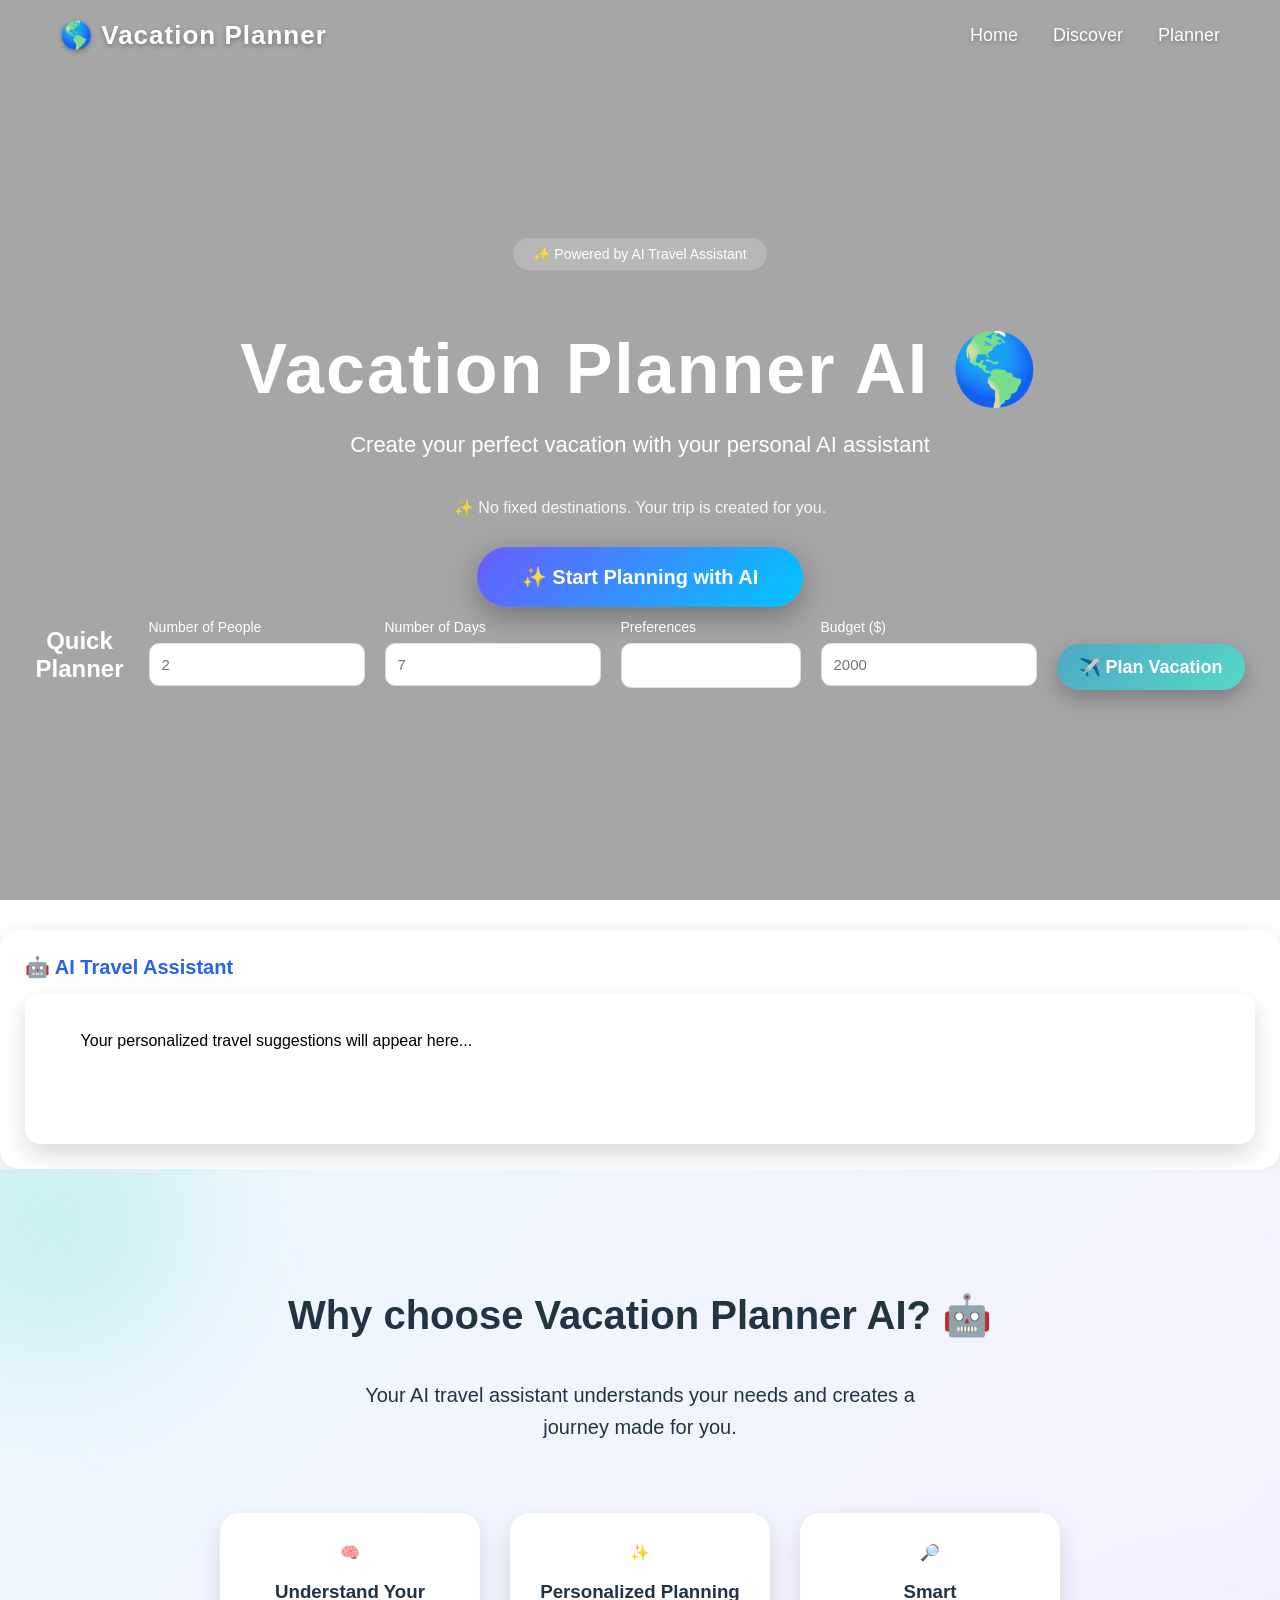
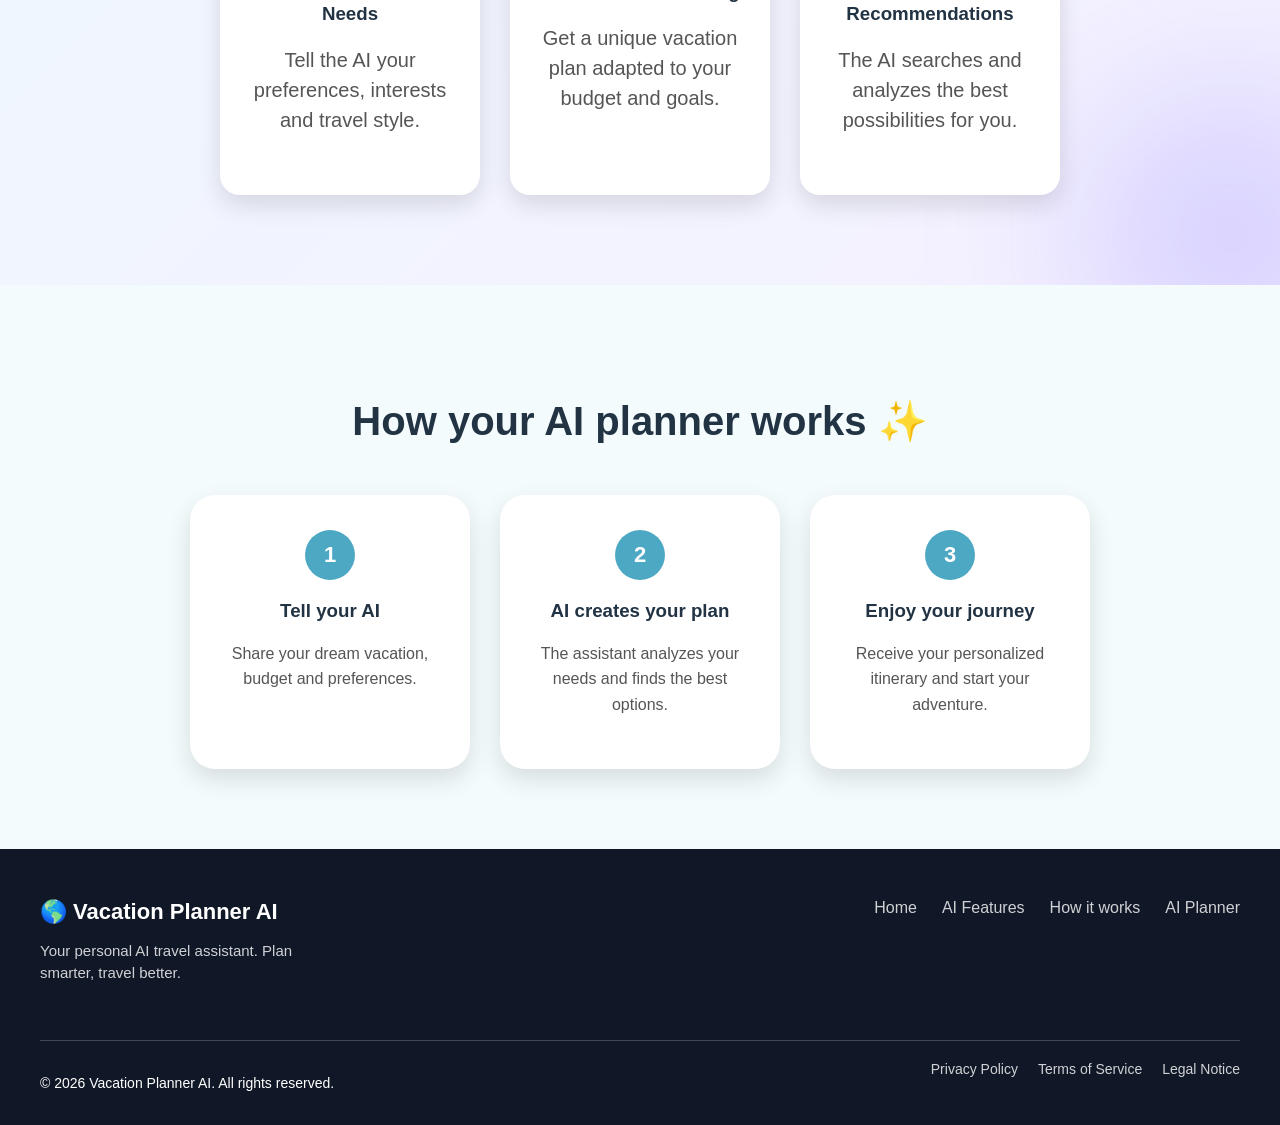
<file: vacation-planner-web/html/index.html>
<!DOCTYPE html>
<html lang="en">
<head>
  <meta charset="UTF-8">
  <meta name="viewport" content="width=device-width, initial-scale=1.0">
  <title>Vacation Planner</title>
  <link rel="stylesheet" href="../css/index.css">
  
</head>

<body>

    <!-- NAVBAR -->
    <nav class="navbar">

        <div class="logo">
            🌎 Vacation Planner
        </div>


        <ul class="nav-links">

            <li><a href="#home">Home</a></li>

            <li><a href="#discover">Discover</a></li>

            <li><a href="#planner">Planner</a></li>

        </ul>

    </nav>

<!-- HERO -->
<section class="hero" id="home">

    <div class="hero-content">
<div class="ai-badge">
    ✨ Powered by AI Travel Assistant
</div>
        <h1>
            Vacation Planner AI 🌎
        </h1>


        <p>
            Create your perfect vacation with your personal AI assistant
        </p>
<span class="ai-tag">
✨ No fixed destinations. Your trip is created for you.
</span>

        <!-- MAIN AI BUTTON -->
        <a href="planner.html" class="ai-main-button">
            ✨ Start Planning with AI
        </a>


        <!-- QUICK PLANNER -->
        <div class="planner-box" id="planner">

            <h2>
                Quick Planner
            </h2>


            <div class="fields">


                <div class="input-group">
                    <label for="number_of_people">
                        Number of People
                    </label>

                    <input 
                    type="number" 
                    id="number_of_people" 
                    min="1" 
                    placeholder="2">
                </div>



                <div class="input-group">
                    <label for="number_of_days">
                        Number of Days
                    </label>

                    <input 
                    type="number" 
                    id="number_of_days" 
                    min="1" 
                    placeholder="7">
                </div>



                <div class="input-group">
                    <label for="preference">
                        Preferences
                    </label>

                    <textarea 
                    id="preference" 
                    placeholder="Beach, adventure, culture...">
                    </textarea>
                </div>



                <div class="input-group">
                    <label for="budget">
                        Budget ($)
                    </label>

                    <input 
                    type="number" 
                    id="budget" 
                    placeholder="2000">
                </div>



                <button id="plan-button">
    ✈️ Plan Vacation
</button>



            </div>

        </div>

    </div>

</section>
<div class="agent-box">

    <div class="agent-title">
        🤖 AI Travel Assistant
    </div>

    <div id="agent-response">
        Your personalized travel suggestions will appear here...
    </div>

</div>
<!-- DISCOVER SECTION -->
<!-- AI FEATURES SECTION -->

<section class="about" id="discover">

    <h2>
        Why choose Vacation Planner AI? 🤖
    </h2>


    <p>
        Your AI travel assistant understands your needs
        and creates a journey made for you.
    </p>



    <div class="features">


        <div class="feature-card">

            🧠

            <h3>
                Understand Your Needs
            </h3>

            <p>
                Tell the AI your preferences,
                interests and travel style.
            </p>

        </div>



        <div class="feature-card">

            ✨

            <h3>
                Personalized Planning
            </h3>

            <p>
                Get a unique vacation plan
                adapted to your budget and goals.
            </p>

        </div>



        <div class="feature-card">

            🔎

            <h3>
                Smart Recommendations
            </h3>

            <p>
                The AI searches and analyzes
                the best possibilities for you.
            </p>

        </div>


    </div>


</section>
<!-- HOW IT WORKS SECTION -->
<section class="how-it-works" id="how">


<h2>
How your AI planner works ✨
</h2>


<div class="steps">


<div class="step-card">

<div class="step-icon">
1
</div>

<h3>
Tell your AI
</h3>

<p>
Share your dream vacation,
budget and preferences.
</p>

</div>



<div class="step-card">

<div class="step-icon">
2
</div>

<h3>
AI creates your plan
</h3>

<p>
The assistant analyzes your needs
and finds the best options.
</p>

</div>



<div class="step-card">

<div class="step-icon">
3
</div>

<h3>
Enjoy your journey
</h3>

<p>
Receive your personalized itinerary
and start your adventure.
</p>

</div>


</div>


</section>
<!-- FOOTER -->

<footer class="footer">


    <div class="footer-content">


        <div class="footer-brand">

            🌎 Vacation Planner AI

            <p>
                Your personal AI travel assistant.
                Plan smarter, travel better.
            </p>

        </div>



        <div class="footer-links">

            <a href="#home">
                Home
            </a>

            <a href="#discover">
                AI Features
            </a>

            <a href="#how">
                How it works
            </a>

            <a href="planner.html">
                AI Planner
            </a>

        </div>


    </div>



    <div class="footer-bottom">

        <p>
            © 2026 Vacation Planner AI. All rights reserved.
        </p>


        <div>

            <a href="#">
                Privacy Policy
            </a>

            <a href="#">
                Terms of Service
            </a>

            <a href="#">
                Legal Notice
            </a>

        </div>


    </div>


</footer>
<script src="../js/script.js"></script>
</body>
</html>
</file>
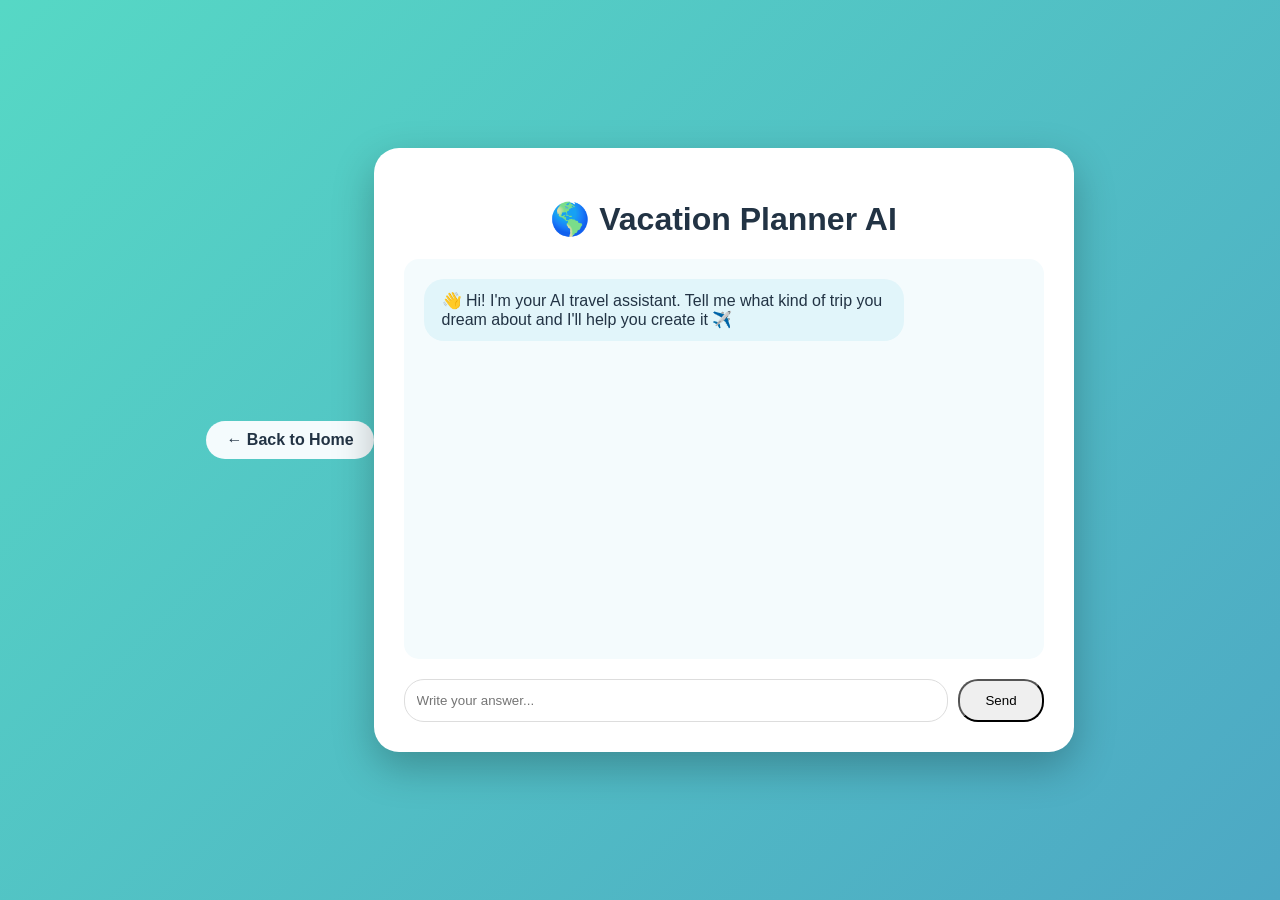
<file: vacation-planner-web/html/planner.html>
<!DOCTYPE html>
<html lang="en">

<head>

<meta charset="UTF-8">
<meta name="viewport" content="width=device-width, initial-scale=1.0">

<title>Vacation Planner AI</title>

<link rel="stylesheet" href="../css/planner_style.css">

</head>


<body>

<div class="back-button-container">

    <a href="index.html" class="back-button">
        ← Back to Home
    </a>

</div>
<div class="chat-container">


    <h1>
        🌎 Vacation Planner AI
    </h1>


    <div id="chat-box">

        <div class="message ai">
           👋 Hi! I'm your AI travel assistant.
    Tell me what kind of trip you dream about and I'll help you create it ✈️
        </div>

    </div>


    <div class="input-area">

        <input 
        id="user-answer"
        placeholder="Write your answer...">


        <button id="send-button">
            Send
        </button>

    </div>


</div>


<script src="../js/chat.js"></script>
</body>
</html>
</file>
<file: vacation-planner-web/css/index.css>
/* =========================
   GENERAL
========================= */

* {
    box-sizing: border-box;
}

html {
    scroll-behavior: smooth;
}

body {
    margin: 0;
    font-family: Arial, sans-serif;
}


/* =========================
   HERO
========================= */

.hero {
    min-height: 100vh;
    background-attachment: fixed;
    display: flex;
    justify-content: center;
    align-items: center;

    position: relative;

    background-size: cover;
    background-position: center;

    animation: backgroundChange 20s infinite;
}


/* Dark overlay over the images */

.hero::before {
    content: "";

    position: absolute;

    top: 0;
    left: 0;

    width: 100%;
    height: 100%;

    background: rgba(0, 0, 0, 0.35);
}


/* =========================
   BACKGROUND ANIMATION
========================= */

@keyframes backgroundChange {

    0% {
        background-image: url("https://images.unsplash.com/photo-1507525428034-b723cf961d3e");
    }

    25% {
        background-image: url("https://images.unsplash.com/photo-1500530855697-b586d89ba3ee");
    }

    50% {
        background-image: url("https://images.unsplash.com/photo-1476514525535-07fb3b4ae5f1");
    }

    75% {
        background-image: url("https://images.unsplash.com/photo-1501785888041-af3ef285b470");
    }

    100% {
        background-image: url("https://images.unsplash.com/photo-1507525428034-b723cf961d3e");
    }
}


/* =========================
   HERO CONTENT
========================= */

.hero-content {
 margin-top: 40px;
    position: relative;

    z-index: 1;

    width: 90%;
    max-width: 1000px;

    text-align: center;

    color: white;


animation: fadeUp 1.2s ease;

}


@keyframes fadeUp {

from {

opacity:0;

transform:translateY(40px);

}


to {

opacity:1;

transform:translateY(0);

}

}

.hero h1 {

    
    font-size: clamp(40px, 7vw, 70px);

    font-weight: 800;

    letter-spacing: 2px;

    margin-bottom: 15px;
}


.hero p {

    font-size: 22px;

    margin-bottom: 40px;
}


/* =========================
   PLANNER BOX
========================= */
.planner-box {

    display: flex;

    align-items: center;

    justify-content: center;

    gap: 25px;

}


.fields {

    display: flex;

    flex-direction: row;

    gap: 20px;

}


.input-group {

    display: flex;

    flex-direction: column;  /* label au-dessus de l'input */

    gap: 8px;

}


#plan-button {

    margin-top: 25px;

    white-space: nowrap;

}


.planner-box label {

    color: white;

    font-size: 14px;

    display: flex;

    flex-direction: column;

    gap: 8px;

    text-align: left;
}


.planner-box input,
.planner-box textarea {

    border: 1px solid #ddd;

    border-radius: 10px;

    padding: 12px;

    font-size: 15px;

    outline: none;
}


.planner-box input:focus,
.planner-box textarea:focus {

    border-color: #5bb8d6;
}


.planner-box textarea {

    width: 180px;

    height: 45px;

    resize: none;
}

/* =========================
   MAIN BUTTON
========================= */
#plan-button {

    padding: 12px 22px;

    border-radius: 30px;

    border: none;

    background: linear-gradient(
        135deg,
        #4da8c4,
        #56d8c5
    );

    color: white;

    font-size: 18px;

    font-weight: bold;

    cursor: pointer;

    transition: 0.3s;

    box-shadow: 0 8px 20px rgba(0,0,0,0.25);

}


#plan-button:hover {

    transform: translateY(-4px);

    box-shadow: 0 12px 25px rgba(0,0,0,0.35);

}

/* =========================
   BUTTON
========================= */

button {

background: linear-gradient(
135deg,
#4da8c4,
#56d8c5
);

box-shadow:
0 8px 20px rgba(0,0,0,0.2);

}


button:hover {

    background: #328ba8;

    transform: translateY(-2px);
}


/* =========================
   SECOND SECTION
========================= */

.about {

    min-height: 70vh;

    display: flex;

    flex-direction: column;

    justify-content: center;

    align-items: center;

    text-align: center;

    padding: 60px 20px;

    background: #f4fbfd;

    color: #234;
}


.about h2 {

    font-size: 40px;

    margin-bottom: 20px;
}


.about p {

    font-size: 20px;

    max-width: 600px;

    line-height: 1.6;

    margin-bottom: 30px;
}

/* =========================
   NAVBAR
========================= */

.navbar {


    position: fixed;

    top:0;
    left:0;

    width:100%;

    z-index:100;

    display:flex;

    justify-content:space-between;

    align-items:center;

    padding:20px 60px;

    background:transparent;

    transition:0.3s;

}

.navbar.scrolled {

   

    background: rgba(255, 255, 255, 0.75);

    backdrop-filter: blur(12px);

    box-shadow: 0 5px 20px rgba(0,0,0,0.15);


}

.logo,
.nav-links a {

    text-shadow:0 2px 5px rgba(0,0,0,0.3);

}
.navbar.scrolled .logo {

    color:#234;

}


.navbar.scrolled .nav-links a {

    color:#234;

}


.navbar.scrolled .nav-links a:hover {

    color:#4da8c4;

}


/* Logo */

.logo {

    color: white;

    font-size: 26px;

    font-weight: bold;

    letter-spacing: 1px;

}


/* Menu */

.nav-links {

    display: flex;

    gap: 35px;

    list-style: none;

    margin: 0;

    padding: 0;

}


/* Links */

.nav-links a {

    color: white;

    text-decoration: none;

    font-size: 18px;

    font-weight: 500;

    transition: 0.3s;

}


/* Animations */

.nav-links a:hover {

    color: #56d8c5;

    transform: translateY(-2px);

}
/* =========================
   AI MAIN BUTTON
========================= */


.ai-main-button {

    display: inline-block;

    margin-top: 30px;

    padding: 18px 45px;

    border-radius: 50px;

    background: linear-gradient(
        135deg,
        #6a5cff,
        #00c6ff
    );

    color:white;

    text-decoration:none;

    font-size:20px;

    font-weight:bold;

    box-shadow:
    0 10px 30px rgba(0,0,0,0.3);

    transition:0.3s;

    animation:pulse 2s infinite;

}



.ai-main-button:hover {

    transform:translateY(-5px);

    box-shadow:
    0 15px 40px rgba(0,0,0,0.4);

}



@keyframes pulse {

    0% {
        box-shadow:0 0 0 0 rgba(0,198,255,0.6);
    }

    70% {
        box-shadow:0 0 0 20px rgba(0,198,255,0);
    }

    100% {
        box-shadow:0 0 0 0 rgba(0,198,255,0);
    }

}
.features {

    display:flex;

    justify-content:center;

    gap:30px;

    flex-wrap:wrap;

    margin-top:40px;

}



.feature-card {

    width:260px;

    padding:30px;

    background:white;

    border-radius:20px;

    box-shadow:0 10px 25px rgba(0,0,0,0.12);

    transition:0.3s;

}



.feature-card:hover {

    transform:translateY(-8px);

}



.feature-card h3 {

    color:#234;

}



.feature-card p {

    color:#555;

    line-height:1.5;

}
/* =========================
   HOW IT WORKS
========================= */


.how-it-works {

    text-align:center;

    padding:80px 20px;

    background:#f4fbfd;

}


.how-it-works h2 {

    font-size:40px;

    color:#234;

}


.how-it-works > p {

    font-size:20px;

    color:#555;

}



.steps {

    display:flex;

    justify-content:center;

    gap:30px;

    margin-top:50px;

    flex-wrap:wrap;

}



.step-card {

    width:280px;

    background:white;

    padding:35px 25px;

    border-radius:25px;

    box-shadow:0 10px 25px rgba(0,0,0,0.12);

    transition:0.3s;

}



.step-card:hover {

    transform:translateY(-10px);

}



.step-icon {

    width:50px;

    height:50px;

    margin:auto;

    border-radius:50%;

    background:#4da8c4;

    color:white;

    display:flex;

    justify-content:center;

    align-items:center;

    font-size:22px;

    font-weight:bold;

}



.step-card h3 {

    margin-top:20px;

    color:#234;

}



.step-card p {

    line-height:1.6;

    color:#555;

}
/* =========================
   ABOUT / FEATURES SECTION
========================= */

.about {

    padding: 90px 20px;

    text-align: center;

    background: linear-gradient(
        135deg,
        #eef8ff,
        #f5f0ff
    );

    color: #234;

    position: relative;

    overflow: hidden;

}


/* effet lumineux AI */

.about::before {

    content:"";

    position:absolute;

    width:300px;

    height:300px;

    background:rgba(86,216,197,0.25);

    border-radius:50%;

    top:-100px;

    left:-100px;

    filter:blur(80px);

}



.about::after {

    content:"";

    position:absolute;

    width:300px;

    height:300px;

    background:rgba(106,92,255,0.2);

    border-radius:50%;

    bottom:-100px;

    right:-100px;

    filter:blur(80px);

}



.about h2,
.about p,
.features {

    position:relative;

    z-index:1;

}
.ai-badge {

    display:inline-block;

    padding:8px 20px;

    border-radius:30px;

    background:rgba(255,255,255,0.2);

    color:white;

    backdrop-filter:blur(10px);

    font-size:14px;

}
.ai-tag {

    display:block;

    margin-top:15px;

    color:white;

    font-size:16px;

    opacity:0.9;

}
/* =========================
   FOOTER
========================= */


.footer {

    background:#101827;

    color:white;

    padding:50px 40px 20px;

}



.footer-content {

    display:flex;

    justify-content:space-between;

    gap:40px;

    flex-wrap:wrap;

    max-width:1200px;

    margin:auto;

}



.footer-brand {

    font-size:22px;

    font-weight:bold;

}



.footer-brand p {

    font-size:15px;

    font-weight:normal;

    opacity:0.8;

    max-width:300px;

    line-height:1.5;

}



.footer-links {

    display:flex;

    gap:25px;

    flex-wrap:wrap;

}



.footer a {

    color:white;

    text-decoration:none;

    opacity:0.8;

    transition:0.3s;

}



.footer a:hover {

    opacity:1;

    color:#5bb8d6;

}



.footer-bottom {

    margin-top:40px;

    padding-top:20px;

    border-top:1px solid rgba(255,255,255,0.2);

    display:flex;

    justify-content:space-between;

    flex-wrap:wrap;

    gap:20px;

    font-size:14px;

}



.footer-bottom div {

    display:flex;

    gap:20px;

}.agent-box {

    margin-top: 30px;

    width: 100%;
    max-width: 700px;

    background: rgba(255,255,255,0.95);

    border-radius: 20px;

    padding: 25px;

    box-shadow: 0 10px 30px rgba(0,0,0,0.15);

    text-align: left;

}


.agent-title {

    font-size: 20px;

    font-weight: bold;

    margin-bottom: 15px;

    color: #2563eb;

}




.agent-box {
    width: 100%;
    max-width: 100%;
    display: block;
    margin-top: 30px;
}



#agent-response {
    width: 100%;
    min-height: 150px;

    background: white;
    border-radius: 15px;

    padding: 20px;

    box-sizing: border-box;

    white-space: pre-wrap;

    overflow-y: auto;

    box-shadow: 0 10px 25px rgba(0,0,0,0.15);
}
</file>
<file: vacation-planner-web/css/planner_style.css>
* {
    box-sizing: border-box;
}


body {

    margin: 0;

    min-height: 100vh;

    display: flex;

    justify-content: center;

    align-items: center;

    font-family: Arial, sans-serif;

    background: linear-gradient(
        135deg,
        #56d8c5,
        #4da8c4
    );

}



.chat-container {

    width: 90%;

    max-width: 700px;

    background: white;

    border-radius: 25px;

    padding: 30px;

    box-shadow: 0 15px 40px rgba(0,0,0,0.25);

}



h1 {

    text-align: center;

    color: #234;

}



#chat-box {

    height: 400px;

    overflow-y: auto;

    padding: 20px;

    background: #f4fbfd;

    border-radius: 15px;

}



.message {

    padding: 12px 18px;

    margin-bottom: 15px;

    border-radius: 20px;

    max-width: 80%;

}



.ai {

    background: #e1f5fa;

    color: #234;

}



.user {

    background: #4da8c4;

    color: white;

    margin-left: auto;

}



.input-area {

    display: flex;

    gap: 10px;

    margin-top: 20px;

}



.input-area input {

    flex: 1;

    padding: 12px;

    border-radius: 20px;

    border: 1px solid #ddd;

}



.input-area button {

    padding: 12px 25px;

    border-radius: 20px;

}
/* BACK BUTTON */

.back-button {

    display:inline-block;

    margin-bottom:20px;

    padding:10px 20px;

    border-radius:25px;

    background:#f4fbfd;

    color:#234;

    text-decoration:none;

    font-weight:600;

    transition:0.3s;

}


.back-button:hover {

    background:#4da8c4;

    color:white;

    transform:translateX(-5px);

}
.booking-link {
    display: inline-block;
    background-color: #2563eb;
    color: white;
    padding: 8px 16px;
    border-radius: 8px;
    text-decoration: none;
    margin: 6px 4px;
    font-weight: bold;
}

.booking-link:hover {
    background-color: #1d4ed8;
}
</file>
